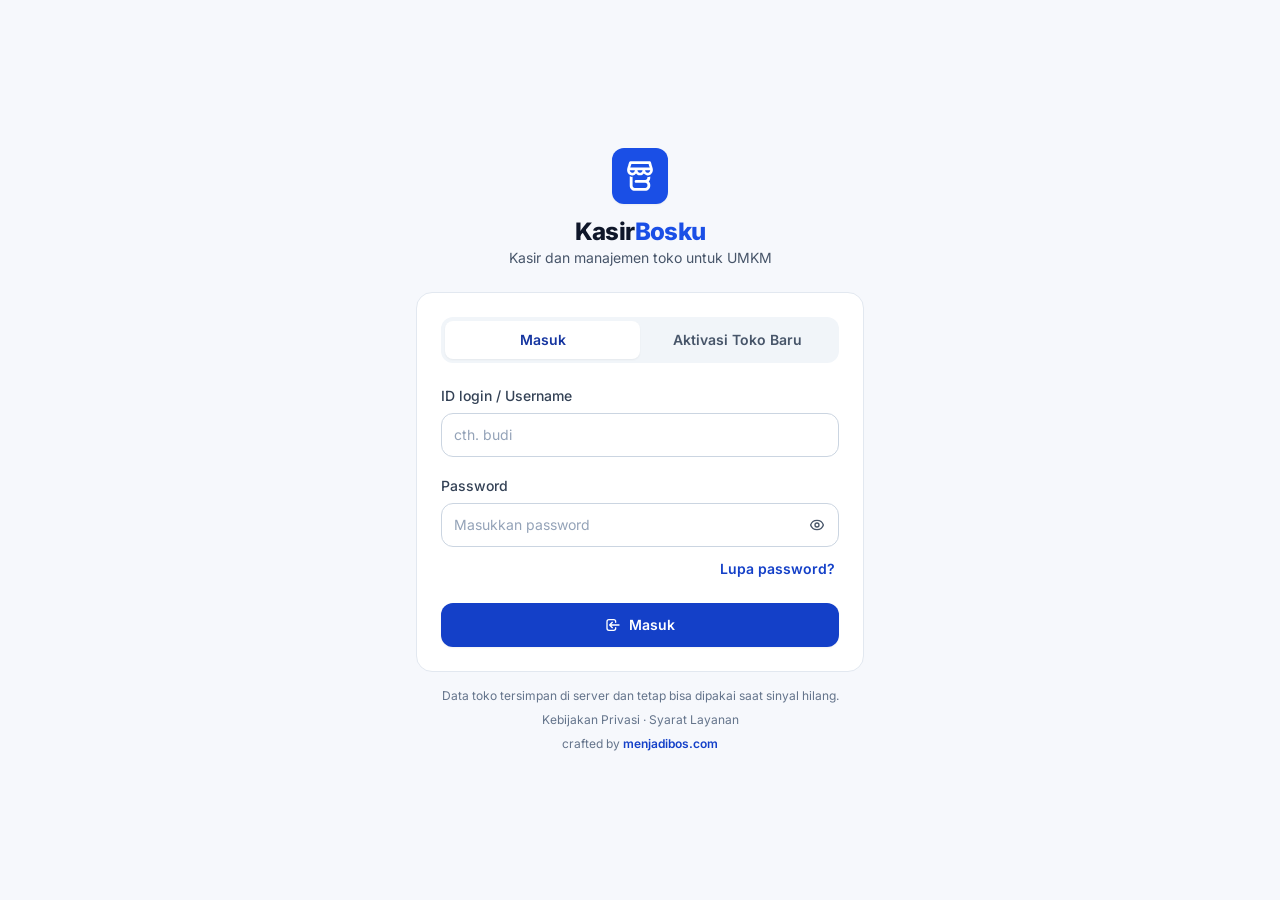
<file: index.html>
<!DOCTYPE html>
<html lang="id">
<head>
  <meta http-equiv="Content-Security-Policy" content="default-src 'self'; script-src 'self'; style-src 'self' 'unsafe-inline'; img-src 'self' data: blob: https://api.kasirbosku.my.id; connect-src 'self' https://api.kasirbosku.my.id data: blob:; font-src 'self'; manifest-src 'self'; worker-src 'self'; object-src 'none'; base-uri 'none'; form-action 'self'">
  <meta charset="UTF-8">
  <meta name="viewport" content="width=device-width, initial-scale=1.0, viewport-fit=cover, interactive-widget=resizes-content">
  <!-- Same colour as the top of the screen, so the phone's status bar blends in. Updated per screen by setThemeColor(). -->
  <meta name="theme-color" content="#f6f8fc">
  <title>KasirBosku — Kasir & Manajemen UMKM</title>
  <!-- Added to the home screen it opens like an app: no browser toolbar, works offline (sw.js) -->
  <link rel="manifest" href="manifest.webmanifest">
  <meta name="mobile-web-app-capable" content="yes">
  <meta name="apple-mobile-web-app-capable" content="yes">
  <meta name="apple-mobile-web-app-status-bar-style" content="default">
  <meta name="apple-mobile-web-app-title" content="KasirBosku">
  <link rel="apple-touch-icon" href="icons/apple-touch-icon.png">
  <link rel="icon" href="data:image/svg+xml,%3Csvg xmlns='http://www.w3.org/2000/svg' viewBox='0 0 1024 1024'%3E%3Crect width='1024' height='1024' rx='225' fill='%231a4fe6'/%3E%3Cpath fill='%23fff' d='M311.992 702.137 L311.992 519.066 C322.846 525.543 341.56 532.758 367.348 528.41 L367.348 702.137 C367.348 725.968 386.668 745.287 410.499 745.287 L613.648 745.287 C637.479 745.287 656.798 725.968 656.798 702.137 L656.798 688.33 C656.798 664.499 637.479 645.18 613.648 645.18 L435.629 645.18 C420.342 645.18 407.95 632.788 407.95 617.501 C407.95 602.215 420.342 589.823 435.629 589.823 L613.648 589.823 C637.479 589.823 656.798 570.504 656.798 546.672 L656.798 532.866 C656.798 531.603 656.745 530.355 656.64 529.125 C671.205 530.901 689.497 529.116 711.231 519.343 C711.841 523.771 712.155 528.286 712.155 532.866 L712.155 546.672 C712.155 574.477 700.636 599.59 682.109 617.501 C700.636 635.413 712.155 660.526 712.155 688.33 L712.155 702.137 C712.155 756.541 668.052 800.644 613.648 800.644 L410.499 800.644 C356.095 800.644 311.992 756.541 311.992 702.137 Z M312.812 228.661 C330.083 220.178 370.815 224.413 391.187 224.413 L568.72 224.413 L678.977 224.413 C692.256 224.413 711.413 222.379 719.623 235.76 C729.906 252.521 735.869 286.479 742.162 306.274 C748.901 327.471 758.736 351.91 762.005 373.739 C764.586 390.973 762.149 412.316 757.063 428.772 C752.59 443.246 745.338 454.423 736.006 464.969 C735.239 465.368 734.446 466.229 733.628 467.597 L733.628 467.597 C730.807 470.647 727.815 473.662 724.667 476.708 C721.532 479.743 717.495 483.052 713.545 485.734 C698.18 496.164 677.814 501.21 660.483 500.226 C633.287 498.681 611.86 490.591 586.603 465.297 C578.667 473.245 570.983 481.366 561.275 487.209 C529.587 506.278 483.878 503.027 454.154 481.989 C447.908 477.568 442.487 470.672 437.12 465.297 C412.199 490.256 394.464 504.13 362.428 503.023 C344.064 502.388 327.325 496.434 312 487.879 C298.974 480.608 288.134 468.408 279.736 456.863 C276.468 452.37 273.647 447.431 271.258 442.182 C260.401 418.325 258.45 388.039 263.876 363.897 C268.686 342.494 277.672 321.744 283.356 300.536 C287.816 283.897 297.981 235.945 312.812 228.661 Z M344.592 275.648 L321.849 348.664 L702.297 348.664 C692.871 324.98 687.434 299.868 679.498 275.648 Z M312.526 400.851 C314.231 408.444 315.739 418.142 320.05 424.847 C340.095 456.03 385.407 455.249 405.109 424.136 C409.233 417.623 410.591 408.187 412.329 400.851 Z M462.009 400.851 C463.714 408.444 465.222 418.142 469.532 424.847 C489.578 456.03 534.89 455.249 554.592 424.136 C558.716 417.623 560.074 408.187 561.812 400.851 Z M611.492 400.851 C613.197 408.444 614.705 418.142 619.015 424.847 C639.061 456.03 684.372 455.249 704.075 424.136 C708.199 417.623 709.557 408.187 711.295 400.851 Z'/%3E%3C/svg%3E">
  <link rel="preload" href="vendor/inter-variable-5.0.20.woff2" as="font" type="font/woff2" crossorigin>
  <link rel="stylesheet" href="app.301ca71f50.css">
  <script src="vendor/react-18.3.1.js" defer></script>
  <script src="vendor/react-dom-18.3.1.js" defer></script>
  <script src="vendor/prop-types-15.8.1.js" defer></script>
  <script src="vendor/recharts-2.12.7.js" defer></script>
  <script src="app.a234a934d9.js" defer></script>
</head>
<body class="antialiased selection:bg-brand-700 selection:text-white">
  <div id="root"></div>
</body>
</html>
</file>
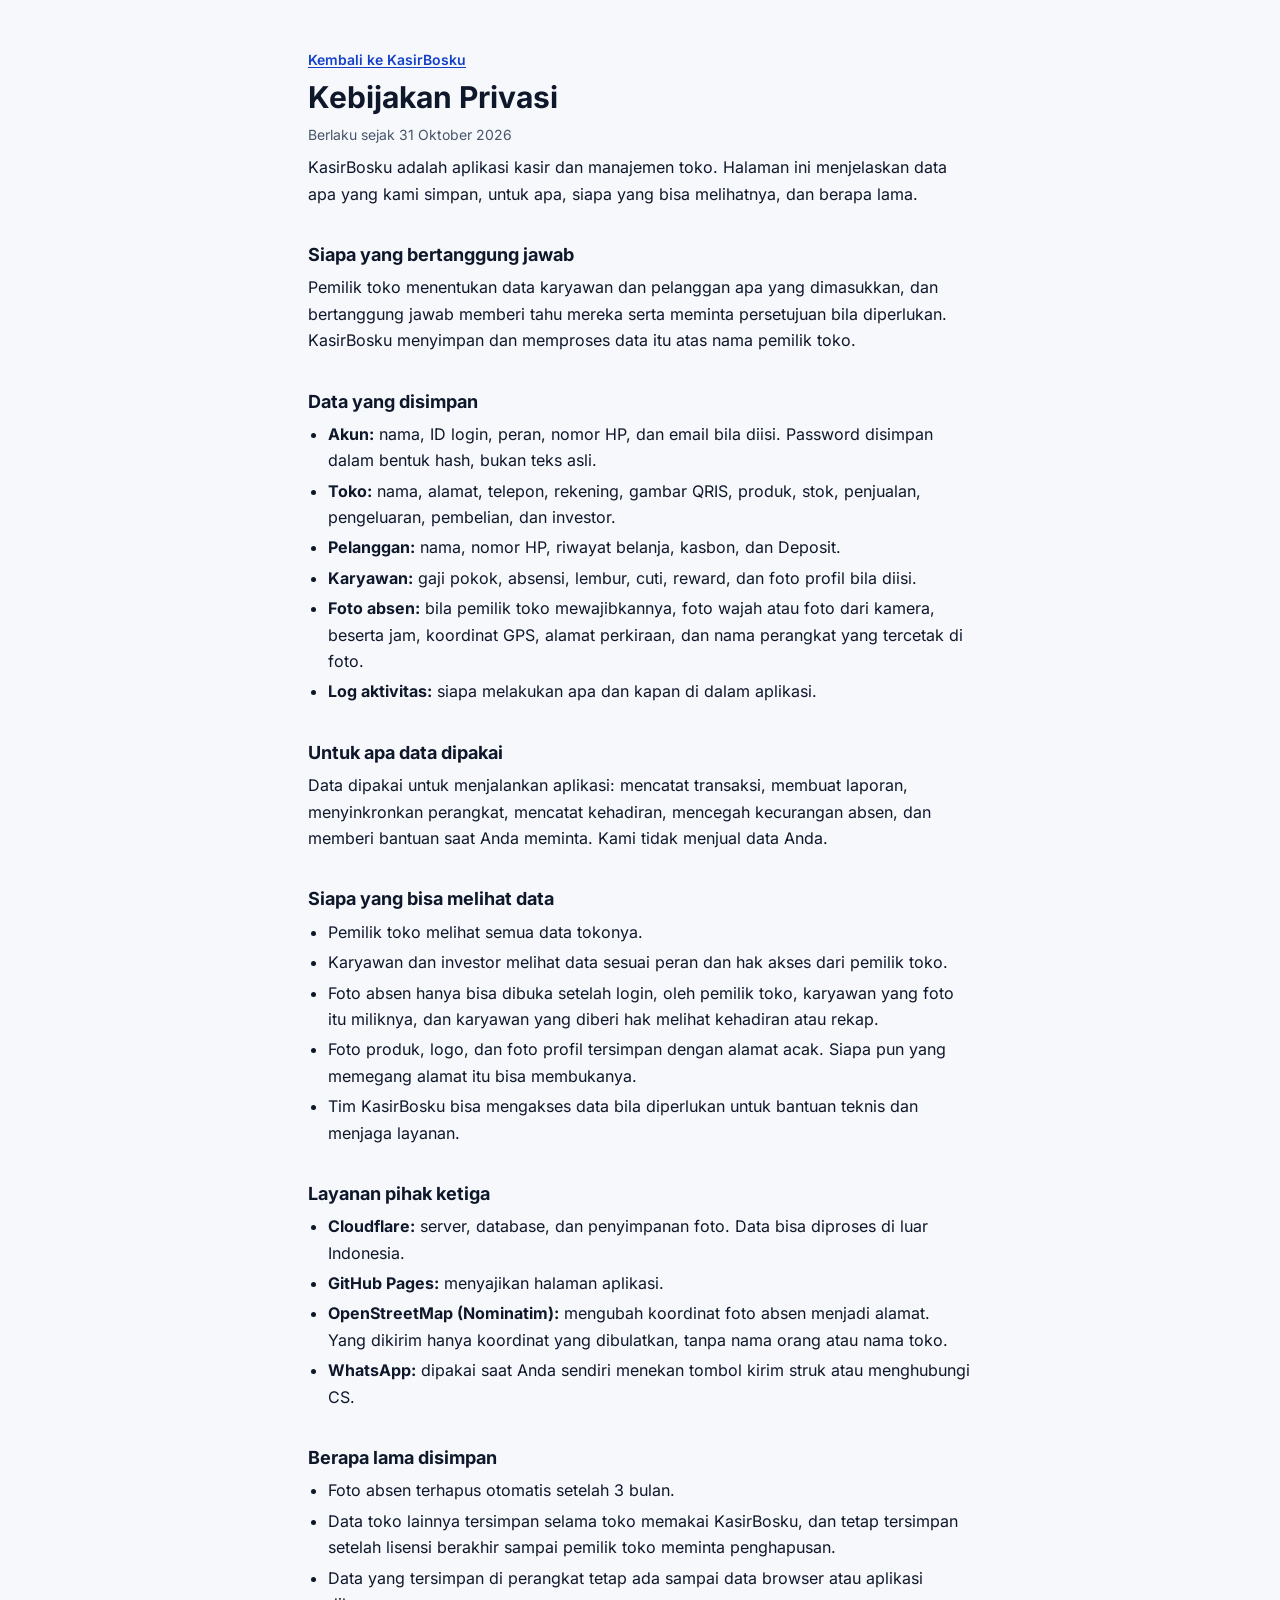
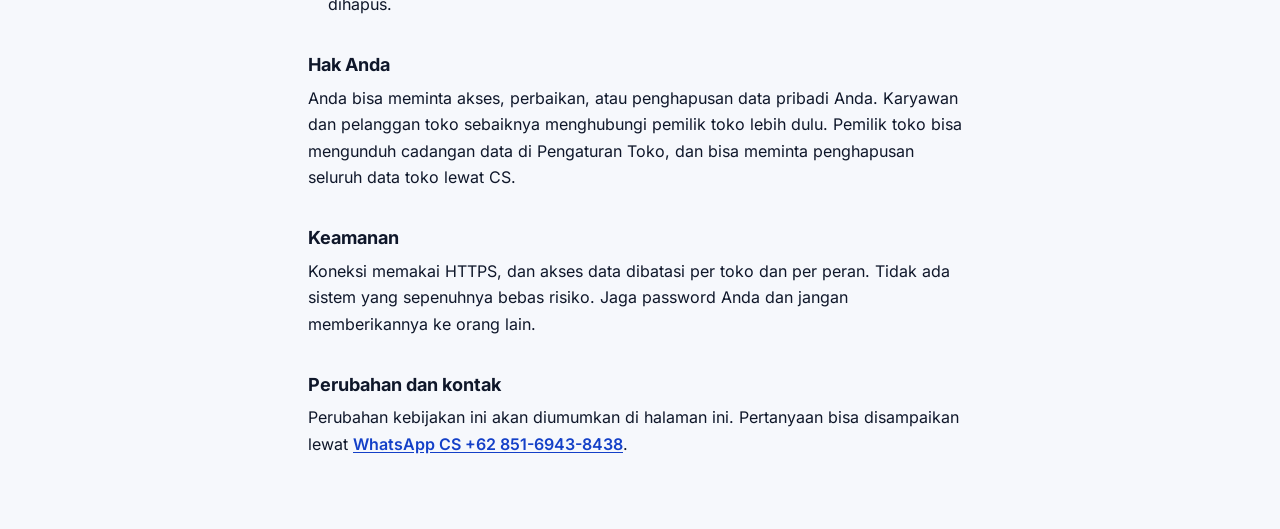
<file: privasi.html>
<!DOCTYPE html>
<html lang="id">
<head>
  <meta charset="UTF-8">
  <meta name="viewport" content="width=device-width, initial-scale=1.0">
  <title>Kebijakan Privasi — KasirBosku</title>
  <link rel="stylesheet" href="legal.css">
</head>
<body>
  <main>
    <p class="back"><a href="./">Kembali ke KasirBosku</a></p>
    <h1>Kebijakan Privasi</h1>
    <p class="date">Berlaku sejak 31 Oktober 2026</p>

    <p>KasirBosku adalah aplikasi kasir dan manajemen toko. Halaman ini menjelaskan data apa yang kami simpan, untuk apa, siapa yang bisa melihatnya, dan berapa lama.</p>

    <h2>Siapa yang bertanggung jawab</h2>
    <p>Pemilik toko menentukan data karyawan dan pelanggan apa yang dimasukkan, dan bertanggung jawab memberi tahu mereka serta meminta persetujuan bila diperlukan. KasirBosku menyimpan dan memproses data itu atas nama pemilik toko.</p>

    <h2>Data yang disimpan</h2>
    <ul>
      <li><strong>Akun:</strong> nama, ID login, peran, nomor HP, dan email bila diisi. Password disimpan dalam bentuk hash, bukan teks asli.</li>
      <li><strong>Toko:</strong> nama, alamat, telepon, rekening, gambar QRIS, produk, stok, penjualan, pengeluaran, pembelian, dan investor.</li>
      <li><strong>Pelanggan:</strong> nama, nomor HP, riwayat belanja, kasbon, dan Deposit.</li>
      <li><strong>Karyawan:</strong> gaji pokok, absensi, lembur, cuti, reward, dan foto profil bila diisi.</li>
      <li><strong>Foto absen:</strong> bila pemilik toko mewajibkannya, foto wajah atau foto dari kamera, beserta jam, koordinat GPS, alamat perkiraan, dan nama perangkat yang tercetak di foto.</li>
      <li><strong>Log aktivitas:</strong> siapa melakukan apa dan kapan di dalam aplikasi.</li>
    </ul>

    <h2>Untuk apa data dipakai</h2>
    <p>Data dipakai untuk menjalankan aplikasi: mencatat transaksi, membuat laporan, menyinkronkan perangkat, mencatat kehadiran, mencegah kecurangan absen, dan memberi bantuan saat Anda meminta. Kami tidak menjual data Anda.</p>

    <h2>Siapa yang bisa melihat data</h2>
    <ul>
      <li>Pemilik toko melihat semua data tokonya.</li>
      <li>Karyawan dan investor melihat data sesuai peran dan hak akses dari pemilik toko.</li>
      <li>Foto absen hanya bisa dibuka setelah login, oleh pemilik toko, karyawan yang foto itu miliknya, dan karyawan yang diberi hak melihat kehadiran atau rekap.</li>
      <li>Foto produk, logo, dan foto profil tersimpan dengan alamat acak. Siapa pun yang memegang alamat itu bisa membukanya.</li>
      <li>Tim KasirBosku bisa mengakses data bila diperlukan untuk bantuan teknis dan menjaga layanan.</li>
    </ul>

    <h2>Layanan pihak ketiga</h2>
    <ul>
      <li><strong>Cloudflare:</strong> server, database, dan penyimpanan foto. Data bisa diproses di luar Indonesia.</li>
      <li><strong>GitHub Pages:</strong> menyajikan halaman aplikasi.</li>
      <li><strong>OpenStreetMap (Nominatim):</strong> mengubah koordinat foto absen menjadi alamat. Yang dikirim hanya koordinat yang dibulatkan, tanpa nama orang atau nama toko.</li>
      <li><strong>WhatsApp:</strong> dipakai saat Anda sendiri menekan tombol kirim struk atau menghubungi CS.</li>
    </ul>

    <h2>Berapa lama disimpan</h2>
    <ul>
      <li>Foto absen terhapus otomatis setelah 3 bulan.</li>
      <li>Data toko lainnya tersimpan selama toko memakai KasirBosku, dan tetap tersimpan setelah lisensi berakhir sampai pemilik toko meminta penghapusan.</li>
      <li>Data yang tersimpan di perangkat tetap ada sampai data browser atau aplikasi dihapus.</li>
    </ul>

    <h2>Hak Anda</h2>
    <p>Anda bisa meminta akses, perbaikan, atau penghapusan data pribadi Anda. Karyawan dan pelanggan toko sebaiknya menghubungi pemilik toko lebih dulu. Pemilik toko bisa mengunduh cadangan data di Pengaturan Toko, dan bisa meminta penghapusan seluruh data toko lewat CS.</p>

    <h2>Keamanan</h2>
    <p>Koneksi memakai HTTPS, dan akses data dibatasi per toko dan per peran. Tidak ada sistem yang sepenuhnya bebas risiko. Jaga password Anda dan jangan memberikannya ke orang lain.</p>

    <h2>Perubahan dan kontak</h2>
    <p>Perubahan kebijakan ini akan diumumkan di halaman ini. Pertanyaan bisa disampaikan lewat <a href="https://wa.me/6285169438438">WhatsApp CS +62 851-6943-8438</a>.</p>
  </main>
</body>
</html>
</file>
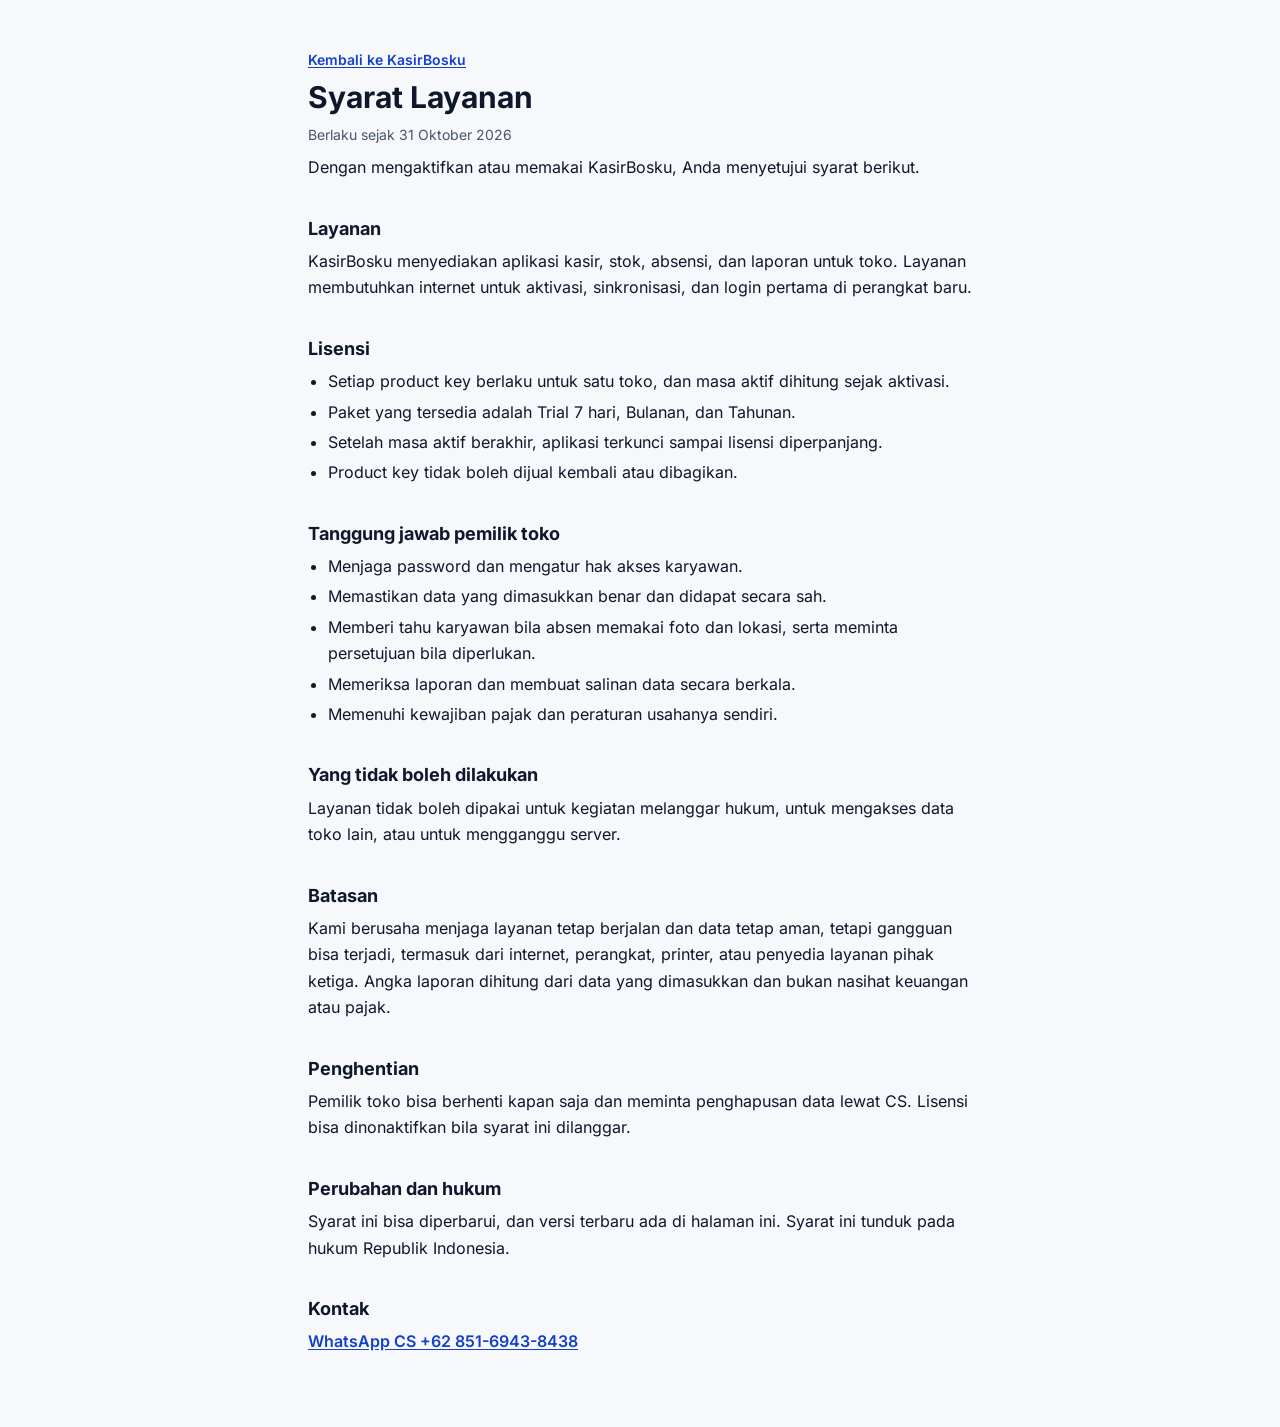
<file: syarat.html>
<!DOCTYPE html>
<html lang="id">
<head>
  <meta charset="UTF-8">
  <meta name="viewport" content="width=device-width, initial-scale=1.0">
  <title>Syarat Layanan — KasirBosku</title>
  <link rel="stylesheet" href="legal.css">
</head>
<body>
  <main>
    <p class="back"><a href="./">Kembali ke KasirBosku</a></p>
    <h1>Syarat Layanan</h1>
    <p class="date">Berlaku sejak 31 Oktober 2026</p>

    <p>Dengan mengaktifkan atau memakai KasirBosku, Anda menyetujui syarat berikut.</p>

    <h2>Layanan</h2>
    <p>KasirBosku menyediakan aplikasi kasir, stok, absensi, dan laporan untuk toko. Layanan membutuhkan internet untuk aktivasi, sinkronisasi, dan login pertama di perangkat baru.</p>

    <h2>Lisensi</h2>
    <ul>
      <li>Setiap product key berlaku untuk satu toko, dan masa aktif dihitung sejak aktivasi.</li>
      <li>Paket yang tersedia adalah Trial 7 hari, Bulanan, dan Tahunan.</li>
      <li>Setelah masa aktif berakhir, aplikasi terkunci sampai lisensi diperpanjang.</li>
      <li>Product key tidak boleh dijual kembali atau dibagikan.</li>
    </ul>

    <h2>Tanggung jawab pemilik toko</h2>
    <ul>
      <li>Menjaga password dan mengatur hak akses karyawan.</li>
      <li>Memastikan data yang dimasukkan benar dan didapat secara sah.</li>
      <li>Memberi tahu karyawan bila absen memakai foto dan lokasi, serta meminta persetujuan bila diperlukan.</li>
      <li>Memeriksa laporan dan membuat salinan data secara berkala.</li>
      <li>Memenuhi kewajiban pajak dan peraturan usahanya sendiri.</li>
    </ul>

    <h2>Yang tidak boleh dilakukan</h2>
    <p>Layanan tidak boleh dipakai untuk kegiatan melanggar hukum, untuk mengakses data toko lain, atau untuk mengganggu server.</p>

    <h2>Batasan</h2>
    <p>Kami berusaha menjaga layanan tetap berjalan dan data tetap aman, tetapi gangguan bisa terjadi, termasuk dari internet, perangkat, printer, atau penyedia layanan pihak ketiga. Angka laporan dihitung dari data yang dimasukkan dan bukan nasihat keuangan atau pajak.</p>

    <h2>Penghentian</h2>
    <p>Pemilik toko bisa berhenti kapan saja dan meminta penghapusan data lewat CS. Lisensi bisa dinonaktifkan bila syarat ini dilanggar.</p>

    <h2>Perubahan dan hukum</h2>
    <p>Syarat ini bisa diperbarui, dan versi terbaru ada di halaman ini. Syarat ini tunduk pada hukum Republik Indonesia.</p>

    <h2>Kontak</h2>
    <p><a href="https://wa.me/6285169438438">WhatsApp CS +62 851-6943-8438</a></p>
  </main>
</body>
</html>
</file>
<file: app.301ca71f50.css>
@font-face{font-family:Inter;font-style:normal;font-display:swap;font-weight:100 900;src:url(vendor/inter-variable-5.0.20.woff2) format("woff2-variations")}html,body,#root{height:100%}body{font-family:Inter,system-ui,sans-serif;background:#f6f8fc;color:#0f172a}.tabular{font-variant-numeric:tabular-nums}::-webkit-scrollbar{width:8px;height:8px}::-webkit-scrollbar-track{background:transparent}::-webkit-scrollbar-thumb{background:#cbd5e1;border-radius:9999px}::-webkit-scrollbar-thumb:hover{background:#94a3b8}.scrollbar-none::-webkit-scrollbar{display:none}select{-webkit-appearance:none;appearance:none;background-image:url("data:image/svg+xml,%3Csvg xmlns='http://www.w3.org/2000/svg' viewBox='0 0 20 20' fill='none' stroke='%2364748b' stroke-width='1.6' stroke-linecap='round' stroke-linejoin='round'%3E%3Cpath d='M6 8l4 4 4-4'/%3E%3C/svg%3E");background-repeat:no-repeat;background-position:right .75rem center;background-size:1.125rem;padding-right:2.25rem!important}input[type=time],input[type=date]{-webkit-appearance:none;appearance:none;display:flex;align-items:center;min-height:44px}input[type=time]::-webkit-date-and-time-value,input[type=date]::-webkit-date-and-time-value{text-align:left}html.license-locked #root{filter:grayscale(1)}.scrollbar-none{scrollbar-width:none}@keyframes spinOnce{to{transform:rotate(360deg)}}.animate-spin-once{animation:spinOnce .6s cubic-bezier(.4,0,.2,1) infinite}@keyframes slideInRight{0%{transform:translate(100%)}to{transform:translate(0)}}@keyframes fadeIn{0%{opacity:0}to{opacity:1}}@keyframes popIn{0%{opacity:0;transform:translateY(8px) scale(.98)}to{opacity:1;transform:none}}.animate-slide-in-right{animation:slideInRight .28s cubic-bezier(.16,1,.3,1) both}.animate-fade-in{animation:fadeIn .18s ease-out both}.animate-pop-in{animation:popIn .22s cubic-bezier(.16,1,.3,1) both}@media (prefers-reduced-motion: reduce){*,*:before,*:after{animation-duration:.01ms!important;transition-duration:.01ms!important}}@media print{body *{visibility:hidden!important}.print-area,.print-area *{visibility:visible!important}.print-area{position:absolute;inset:0 auto auto 0;width:100%;box-shadow:none!important}.print-area.receipt{width:58mm;font-size:10px}.no-print{display:none!important}}*,:before,:after{box-sizing:border-box;border-width:0;border-style:solid;border-color:#e5e7eb}:before,:after{--tw-content: ""}html,:host{line-height:1.5;-webkit-text-size-adjust:100%;-moz-tab-size:4;tab-size:4;font-family:Inter,system-ui,sans-serif;font-feature-settings:normal;font-variation-settings:normal;-webkit-tap-highlight-color:transparent}body{margin:0;line-height:inherit}hr{height:0;color:inherit;border-top-width:1px}abbr:where([title]){text-decoration:underline dotted}h1,h2,h3,h4,h5,h6{font-size:inherit;font-weight:inherit}a{color:inherit;text-decoration:inherit}b,strong{font-weight:bolder}code,kbd,samp,pre{font-family:ui-monospace,SFMono-Regular,Menlo,Monaco,Consolas,Liberation Mono,Courier New,monospace;font-feature-settings:normal;font-variation-settings:normal;font-size:1em}small{font-size:80%}sub,sup{font-size:75%;line-height:0;position:relative;vertical-align:baseline}sub{bottom:-.25em}sup{top:-.5em}table{text-indent:0;border-color:inherit;border-collapse:collapse}button,input,optgroup,select,textarea{font-family:inherit;font-feature-settings:inherit;font-variation-settings:inherit;font-size:100%;font-weight:inherit;line-height:inherit;letter-spacing:inherit;color:inherit;margin:0;padding:0}button,select{text-transform:none}button,input:where([type=button]),input:where([type=reset]),input:where([type=submit]){-webkit-appearance:button;background-color:transparent;background-image:none}:-moz-focusring{outline:auto}:-moz-ui-invalid{box-shadow:none}progress{vertical-align:baseline}::-webkit-inner-spin-button,::-webkit-outer-spin-button{height:auto}[type=search]{-webkit-appearance:textfield;outline-offset:-2px}::-webkit-search-decoration{-webkit-appearance:none}::-webkit-file-upload-button{-webkit-appearance:button;font:inherit}summary{display:list-item}blockquote,dl,dd,h1,h2,h3,h4,h5,h6,hr,figure,p,pre{margin:0}fieldset{margin:0;padding:0}legend{padding:0}ol,ul,menu{list-style:none;margin:0;padding:0}dialog{padding:0}textarea{resize:vertical}input::placeholder,textarea::placeholder{opacity:1;color:#9ca3af}button,[role=button]{cursor:pointer}:disabled{cursor:default}img,svg,video,canvas,audio,iframe,embed,object{display:block;vertical-align:middle}img,video{max-width:100%;height:auto}[hidden]{display:none}*,:before,:after{--tw-border-spacing-x: 0;--tw-border-spacing-y: 0;--tw-translate-x: 0;--tw-translate-y: 0;--tw-rotate: 0;--tw-skew-x: 0;--tw-skew-y: 0;--tw-scale-x: 1;--tw-scale-y: 1;--tw-pan-x: ;--tw-pan-y: ;--tw-pinch-zoom: ;--tw-scroll-snap-strictness: proximity;--tw-gradient-from-position: ;--tw-gradient-via-position: ;--tw-gradient-to-position: ;--tw-ordinal: ;--tw-slashed-zero: ;--tw-numeric-figure: ;--tw-numeric-spacing: ;--tw-numeric-fraction: ;--tw-ring-inset: ;--tw-ring-offset-width: 0px;--tw-ring-offset-color: #fff;--tw-ring-color: rgb(59 130 246 / .5);--tw-ring-offset-shadow: 0 0 #0000;--tw-ring-shadow: 0 0 #0000;--tw-shadow: 0 0 #0000;--tw-shadow-colored: 0 0 #0000;--tw-blur: ;--tw-brightness: ;--tw-contrast: ;--tw-grayscale: ;--tw-hue-rotate: ;--tw-invert: ;--tw-saturate: ;--tw-sepia: ;--tw-drop-shadow: ;--tw-backdrop-blur: ;--tw-backdrop-brightness: ;--tw-backdrop-contrast: ;--tw-backdrop-grayscale: ;--tw-backdrop-hue-rotate: ;--tw-backdrop-invert: ;--tw-backdrop-opacity: ;--tw-backdrop-saturate: ;--tw-backdrop-sepia: ;--tw-contain-size: ;--tw-contain-layout: ;--tw-contain-paint: ;--tw-contain-style: }::backdrop{--tw-border-spacing-x: 0;--tw-border-spacing-y: 0;--tw-translate-x: 0;--tw-translate-y: 0;--tw-rotate: 0;--tw-skew-x: 0;--tw-skew-y: 0;--tw-scale-x: 1;--tw-scale-y: 1;--tw-pan-x: ;--tw-pan-y: ;--tw-pinch-zoom: ;--tw-scroll-snap-strictness: proximity;--tw-gradient-from-position: ;--tw-gradient-via-position: ;--tw-gradient-to-position: ;--tw-ordinal: ;--tw-slashed-zero: ;--tw-numeric-figure: ;--tw-numeric-spacing: ;--tw-numeric-fraction: ;--tw-ring-inset: ;--tw-ring-offset-width: 0px;--tw-ring-offset-color: #fff;--tw-ring-color: rgb(59 130 246 / .5);--tw-ring-offset-shadow: 0 0 #0000;--tw-ring-shadow: 0 0 #0000;--tw-shadow: 0 0 #0000;--tw-shadow-colored: 0 0 #0000;--tw-blur: ;--tw-brightness: ;--tw-contrast: ;--tw-grayscale: ;--tw-hue-rotate: ;--tw-invert: ;--tw-saturate: ;--tw-sepia: ;--tw-drop-shadow: ;--tw-backdrop-blur: ;--tw-backdrop-brightness: ;--tw-backdrop-contrast: ;--tw-backdrop-grayscale: ;--tw-backdrop-hue-rotate: ;--tw-backdrop-invert: ;--tw-backdrop-opacity: ;--tw-backdrop-saturate: ;--tw-backdrop-sepia: ;--tw-contain-size: ;--tw-contain-layout: ;--tw-contain-paint: ;--tw-contain-style: }.sr-only{position:absolute;width:1px;height:1px;padding:0;margin:-1px;overflow:hidden;clip:rect(0,0,0,0);white-space:nowrap;border-width:0}.pointer-events-none{pointer-events:none}.pointer-events-auto{pointer-events:auto}.visible{visibility:visible}.invisible{visibility:hidden}.static{position:static}.fixed{position:fixed}.absolute{position:absolute}.relative{position:relative}.sticky{position:sticky}.inset-0{inset:0}.inset-x-0{left:0;right:0}.inset-x-3{left:.75rem;right:.75rem}.inset-x-4{left:1rem;right:1rem}.inset-x-\[8\%\]{left:8%;right:8%}.inset-y-0{top:0;bottom:0}.bottom-2{bottom:.5rem}.bottom-3{bottom:.75rem}.bottom-4{bottom:1rem}.bottom-\[calc\(56px\+env\(safe-area-inset-bottom\)\)\]{bottom:calc(56px + env(safe-area-inset-bottom))}.left-0{left:0}.left-2{left:.5rem}.left-3{left:.75rem}.right-0{right:0}.right-0\.5{right:.125rem}.right-2\.5{right:.625rem}.right-3{right:.75rem}.top-0{top:0}.top-0\.5{top:.125rem}.top-1\/2{top:50%}.top-2{top:.5rem}.top-2\.5{top:.625rem}.top-4{top:1rem}.top-\[30\%\]{top:30%}.z-10{z-index:10}.z-20{z-index:20}.z-30{z-index:30}.z-40{z-index:40}.z-50{z-index:50}.z-\[70\]{z-index:70}.z-\[80\]{z-index:80}.col-span-2{grid-column:span 2 / span 2}.\!m-0{margin:0!important}.-m-1{margin:-.25rem}.-mx-1{margin-left:-.25rem;margin-right:-.25rem}.-my-1{margin-top:-.25rem;margin-bottom:-.25rem}.mx-auto{margin-left:auto;margin-right:auto}.my-2{margin-top:.5rem;margin-bottom:.5rem}.-mr-1{margin-right:-.25rem}.-mr-2{margin-right:-.5rem}.-mt-1{margin-top:-.25rem}.-mt-2{margin-top:-.5rem}.mb-1{margin-bottom:.25rem}.mb-1\.5{margin-bottom:.375rem}.mb-2{margin-bottom:.5rem}.mb-3{margin-bottom:.75rem}.mb-4{margin-bottom:1rem}.mb-6{margin-bottom:1.5rem}.ml-1{margin-left:.25rem}.ml-2{margin-left:.5rem}.ml-auto{margin-left:auto}.mr-1{margin-right:.25rem}.mr-2{margin-right:.5rem}.mt-0\.5{margin-top:.125rem}.mt-1{margin-top:.25rem}.mt-1\.5{margin-top:.375rem}.mt-2{margin-top:.5rem}.mt-3{margin-top:.75rem}.mt-4{margin-top:1rem}.mt-5{margin-top:1.25rem}.mt-6{margin-top:1.5rem}.mt-auto{margin-top:auto}.line-clamp-2{overflow:hidden;display:-webkit-box;-webkit-box-orient:vertical;-webkit-line-clamp:2}.block{display:block}.inline-block{display:inline-block}.flex{display:flex}.inline-flex{display:inline-flex}.table{display:table}.grid{display:grid}.hidden{display:none}.aspect-\[3\/4\]{aspect-ratio:3/4}.aspect-\[4\/3\]{aspect-ratio:4/3}.aspect-square{aspect-ratio:1 / 1}.h-0\.5{height:.125rem}.h-1{height:.25rem}.h-1\.5{height:.375rem}.h-10{height:2.5rem}.h-11{height:2.75rem}.h-12{height:3rem}.h-14{height:3.5rem}.h-16{height:4rem}.h-2{height:.5rem}.h-2\.5{height:.625rem}.h-3{height:.75rem}.h-3\.5{height:.875rem}.h-4{height:1rem}.h-48{height:12rem}.h-5{height:1.25rem}.h-6{height:1.5rem}.h-60{height:15rem}.h-64{height:16rem}.h-7{height:1.75rem}.h-8{height:2rem}.h-9{height:2.25rem}.h-\[18px\]{height:18px}.h-\[40\%\]{height:40%}.h-auto{height:auto}.h-full{height:100%}.max-h-40{max-height:10rem}.max-h-64{max-height:16rem}.max-h-72{max-height:18rem}.max-h-80{max-height:20rem}.max-h-96{max-height:24rem}.max-h-\[92dvh\]{max-height:92dvh}.max-h-\[92vh\]{max-height:92vh}.\!min-h-\[40px\]{min-height:40px!important}.min-h-0{min-height:0px}.min-h-10{min-height:2.5rem}.min-h-\[1\.25rem\]{min-height:1.25rem}.min-h-\[120px\]{min-height:120px}.min-h-\[32px\]{min-height:32px}.min-h-\[36px\]{min-height:36px}.min-h-\[38px\]{min-height:38px}.min-h-\[40px\]{min-height:40px}.min-h-\[44px\]{min-height:44px}.min-h-\[48px\]{min-height:48px}.min-h-\[56px\]{min-height:56px}.min-h-\[64px\]{min-height:64px}.min-h-\[72px\]{min-height:72px}.min-h-full{min-height:100%}.w-10{width:2.5rem}.w-11{width:2.75rem}.w-12{width:3rem}.w-14{width:3.5rem}.w-16{width:4rem}.w-2{width:.5rem}.w-2\.5{width:.625rem}.w-3{width:.75rem}.w-3\.5{width:.875rem}.w-36{width:9rem}.w-4{width:1rem}.w-48{width:12rem}.w-5{width:1.25rem}.w-52{width:13rem}.w-6{width:1.5rem}.w-7{width:1.75rem}.w-72{width:18rem}.w-8{width:2rem}.w-9{width:2.25rem}.w-\[18px\]{width:18px}.w-\[min\(22rem\,calc\(100vw-1\.5rem\)\)\]{width:min(22rem,calc(100vw - 1.5rem))}.w-auto{width:auto}.w-full{width:100%}.min-w-0{min-width:0px}.min-w-\[1\.25rem\]{min-width:1.25rem}.min-w-\[10rem\]{min-width:10rem}.min-w-\[1180px\]{min-width:1180px}.min-w-\[40px\]{min-width:40px}.min-w-\[420px\]{min-width:420px}.min-w-\[480px\]{min-width:480px}.min-w-\[520px\]{min-width:520px}.min-w-\[540px\]{min-width:540px}.min-w-\[720px\]{min-width:720px}.min-w-\[780px\]{min-width:780px}.min-w-\[820px\]{min-width:820px}.max-w-5xl{max-width:64rem}.max-w-\[10rem\]{max-width:10rem}.max-w-\[14rem\]{max-width:14rem}.max-w-\[1600px\]{max-width:1600px}.max-w-\[200px\]{max-width:200px}.max-w-\[230px\]{max-width:230px}.max-w-\[300px\]{max-width:300px}.max-w-\[70\%\]{max-width:70%}.max-w-full{max-width:100%}.max-w-md{max-width:28rem}.max-w-sm{max-width:24rem}.max-w-xs{max-width:20rem}.flex-1{flex:1 1 0%}.flex-\[2\]{flex:2}.flex-shrink-0{flex-shrink:0}.-translate-x-full{--tw-translate-x: -100%;transform:translate(var(--tw-translate-x),var(--tw-translate-y)) rotate(var(--tw-rotate)) skew(var(--tw-skew-x)) skewY(var(--tw-skew-y)) scaleX(var(--tw-scale-x)) scaleY(var(--tw-scale-y))}.-translate-y-1\/2{--tw-translate-y: -50%;transform:translate(var(--tw-translate-x),var(--tw-translate-y)) rotate(var(--tw-rotate)) skew(var(--tw-skew-x)) skewY(var(--tw-skew-y)) scaleX(var(--tw-scale-x)) scaleY(var(--tw-scale-y))}.translate-x-0{--tw-translate-x: 0px;transform:translate(var(--tw-translate-x),var(--tw-translate-y)) rotate(var(--tw-rotate)) skew(var(--tw-skew-x)) skewY(var(--tw-skew-y)) scaleX(var(--tw-scale-x)) scaleY(var(--tw-scale-y))}.translate-x-1{--tw-translate-x: .25rem;transform:translate(var(--tw-translate-x),var(--tw-translate-y)) rotate(var(--tw-rotate)) skew(var(--tw-skew-x)) skewY(var(--tw-skew-y)) scaleX(var(--tw-scale-x)) scaleY(var(--tw-scale-y))}.translate-x-6{--tw-translate-x: 1.5rem;transform:translate(var(--tw-translate-x),var(--tw-translate-y)) rotate(var(--tw-rotate)) skew(var(--tw-skew-x)) skewY(var(--tw-skew-y)) scaleX(var(--tw-scale-x)) scaleY(var(--tw-scale-y))}.-scale-x-100{--tw-scale-x: -1;transform:translate(var(--tw-translate-x),var(--tw-translate-y)) rotate(var(--tw-rotate)) skew(var(--tw-skew-x)) skewY(var(--tw-skew-y)) scaleX(var(--tw-scale-x)) scaleY(var(--tw-scale-y))}.transform{transform:translate(var(--tw-translate-x),var(--tw-translate-y)) rotate(var(--tw-rotate)) skew(var(--tw-skew-x)) skewY(var(--tw-skew-y)) scaleX(var(--tw-scale-x)) scaleY(var(--tw-scale-y))}@keyframes pulse{50%{opacity:.5}}.animate-pulse{animation:pulse 2s cubic-bezier(.4,0,.6,1) infinite}.cursor-not-allowed{cursor:not-allowed}.cursor-pointer{cursor:pointer}.touch-pan-y{--tw-pan-y: pan-y;touch-action:var(--tw-pan-x) var(--tw-pan-y) var(--tw-pinch-zoom)}.resize{resize:both}.list-none{list-style-type:none}.grid-cols-1{grid-template-columns:repeat(1,minmax(0,1fr))}.grid-cols-2{grid-template-columns:repeat(2,minmax(0,1fr))}.grid-cols-3{grid-template-columns:repeat(3,minmax(0,1fr))}.grid-cols-\[minmax\(0\,1fr\)_repeat\(3\,7rem\)\]{grid-template-columns:minmax(0,1fr) repeat(3,7rem)}.flex-col{flex-direction:column}.flex-wrap{flex-wrap:wrap}.items-start{align-items:flex-start}.items-end{align-items:flex-end}.items-center{align-items:center}.items-baseline{align-items:baseline}.items-stretch{align-items:stretch}.justify-end{justify-content:flex-end}.justify-center{justify-content:center}.justify-between{justify-content:space-between}.justify-around{justify-content:space-around}.gap-0\.5{gap:.125rem}.gap-1{gap:.25rem}.gap-1\.5{gap:.375rem}.gap-2{gap:.5rem}.gap-2\.5{gap:.625rem}.gap-3{gap:.75rem}.gap-4{gap:1rem}.gap-5{gap:1.25rem}.gap-6{gap:1.5rem}.gap-x-1{column-gap:.25rem}.gap-x-2{column-gap:.5rem}.gap-x-3{column-gap:.75rem}.gap-x-4{column-gap:1rem}.gap-y-1{row-gap:.25rem}.gap-y-1\.5{row-gap:.375rem}.gap-y-2{row-gap:.5rem}.gap-y-3{row-gap:.75rem}.gap-y-5{row-gap:1.25rem}.space-y-0\.5>:not([hidden])~:not([hidden]){--tw-space-y-reverse: 0;margin-top:calc(.125rem * calc(1 - var(--tw-space-y-reverse)));margin-bottom:calc(.125rem * var(--tw-space-y-reverse))}.space-y-1>:not([hidden])~:not([hidden]){--tw-space-y-reverse: 0;margin-top:calc(.25rem * calc(1 - var(--tw-space-y-reverse)));margin-bottom:calc(.25rem * var(--tw-space-y-reverse))}.space-y-1\.5>:not([hidden])~:not([hidden]){--tw-space-y-reverse: 0;margin-top:calc(.375rem * calc(1 - var(--tw-space-y-reverse)));margin-bottom:calc(.375rem * var(--tw-space-y-reverse))}.space-y-2>:not([hidden])~:not([hidden]){--tw-space-y-reverse: 0;margin-top:calc(.5rem * calc(1 - var(--tw-space-y-reverse)));margin-bottom:calc(.5rem * var(--tw-space-y-reverse))}.space-y-3>:not([hidden])~:not([hidden]){--tw-space-y-reverse: 0;margin-top:calc(.75rem * calc(1 - var(--tw-space-y-reverse)));margin-bottom:calc(.75rem * var(--tw-space-y-reverse))}.space-y-4>:not([hidden])~:not([hidden]){--tw-space-y-reverse: 0;margin-top:calc(1rem * calc(1 - var(--tw-space-y-reverse)));margin-bottom:calc(1rem * var(--tw-space-y-reverse))}.space-y-5>:not([hidden])~:not([hidden]){--tw-space-y-reverse: 0;margin-top:calc(1.25rem * calc(1 - var(--tw-space-y-reverse)));margin-bottom:calc(1.25rem * var(--tw-space-y-reverse))}.divide-y>:not([hidden])~:not([hidden]){--tw-divide-y-reverse: 0;border-top-width:calc(1px * calc(1 - var(--tw-divide-y-reverse)));border-bottom-width:calc(1px * var(--tw-divide-y-reverse))}.divide-amber-100>:not([hidden])~:not([hidden]){--tw-divide-opacity: 1;border-color:rgb(254 243 199 / var(--tw-divide-opacity))}.divide-slate-100>:not([hidden])~:not([hidden]){--tw-divide-opacity: 1;border-color:rgb(241 245 249 / var(--tw-divide-opacity))}.divide-slate-200>:not([hidden])~:not([hidden]){--tw-divide-opacity: 1;border-color:rgb(226 232 240 / var(--tw-divide-opacity))}.self-start{align-self:flex-start}.self-center{align-self:center}.justify-self-end{justify-self:end}.overflow-hidden{overflow:hidden}.overflow-x-auto{overflow-x:auto}.overflow-y-auto{overflow-y:auto}.overscroll-contain{overscroll-behavior:contain}.truncate{overflow:hidden;text-overflow:ellipsis;white-space:nowrap}.whitespace-nowrap{white-space:nowrap}.break-words{overflow-wrap:break-word}.break-all{word-break:break-all}.rounded{border-radius:.25rem}.rounded-2xl{border-radius:1rem}.rounded-full{border-radius:9999px}.rounded-lg{border-radius:.5rem}.rounded-md{border-radius:.375rem}.rounded-xl{border-radius:.75rem}.rounded-l-xl{border-top-left-radius:.75rem;border-bottom-left-radius:.75rem}.rounded-r-xl{border-top-right-radius:.75rem;border-bottom-right-radius:.75rem}.rounded-t-3xl{border-top-left-radius:1.5rem;border-top-right-radius:1.5rem}.border{border-width:1px}.border-2{border-width:2px}.border-b{border-bottom-width:1px}.border-t{border-top-width:1px}.border-dashed{border-style:dashed}.border-amber-200{--tw-border-opacity: 1;border-color:rgb(253 230 138 / var(--tw-border-opacity))}.border-amber-300{--tw-border-opacity: 1;border-color:rgb(252 211 77 / var(--tw-border-opacity))}.border-blue-200{--tw-border-opacity: 1;border-color:rgb(191 219 254 / var(--tw-border-opacity))}.border-brand-200{--tw-border-opacity: 1;border-color:rgb(195 215 251 / var(--tw-border-opacity))}.border-brand-300{--tw-border-opacity: 1;border-color:rgb(147 182 248 / var(--tw-border-opacity))}.border-brand-500{--tw-border-opacity: 1;border-color:rgb(47 102 238 / var(--tw-border-opacity))}.border-brand-600{--tw-border-opacity: 1;border-color:rgb(26 79 230 / var(--tw-border-opacity))}.border-brand-700{--tw-border-opacity: 1;border-color:rgb(20 64 200 / var(--tw-border-opacity))}.border-brand-800{--tw-border-opacity: 1;border-color:rgb(21 53 160 / var(--tw-border-opacity))}.border-emerald-200{--tw-border-opacity: 1;border-color:rgb(167 243 208 / var(--tw-border-opacity))}.border-emerald-300{--tw-border-opacity: 1;border-color:rgb(110 231 183 / var(--tw-border-opacity))}.border-purple-200{--tw-border-opacity: 1;border-color:rgb(233 213 255 / var(--tw-border-opacity))}.border-rose-200{--tw-border-opacity: 1;border-color:rgb(254 205 211 / var(--tw-border-opacity))}.border-rose-400{--tw-border-opacity: 1;border-color:rgb(251 113 133 / var(--tw-border-opacity))}.border-slate-100{--tw-border-opacity: 1;border-color:rgb(241 245 249 / var(--tw-border-opacity))}.border-slate-200{--tw-border-opacity: 1;border-color:rgb(226 232 240 / var(--tw-border-opacity))}.border-slate-300{--tw-border-opacity: 1;border-color:rgb(203 213 225 / var(--tw-border-opacity))}.border-slate-400{--tw-border-opacity: 1;border-color:rgb(148 163 184 / var(--tw-border-opacity))}.border-slate-700{--tw-border-opacity: 1;border-color:rgb(51 65 85 / var(--tw-border-opacity))}.border-white{--tw-border-opacity: 1;border-color:rgb(255 255 255 / var(--tw-border-opacity))}.border-white\/10{border-color:#ffffff1a}.bg-\[\#f6f8fc\]{--tw-bg-opacity: 1;background-color:rgb(246 248 252 / var(--tw-bg-opacity))}.bg-amber-100{--tw-bg-opacity: 1;background-color:rgb(254 243 199 / var(--tw-bg-opacity))}.bg-amber-400{--tw-bg-opacity: 1;background-color:rgb(251 191 36 / var(--tw-bg-opacity))}.bg-amber-50{--tw-bg-opacity: 1;background-color:rgb(255 251 235 / var(--tw-bg-opacity))}.bg-amber-50\/40{background-color:#fffbeb66}.bg-amber-500{--tw-bg-opacity: 1;background-color:rgb(245 158 11 / var(--tw-bg-opacity))}.bg-amber-700{--tw-bg-opacity: 1;background-color:rgb(180 83 9 / var(--tw-bg-opacity))}.bg-blue-50{--tw-bg-opacity: 1;background-color:rgb(239 246 255 / var(--tw-bg-opacity))}.bg-brand-50{--tw-bg-opacity: 1;background-color:rgb(238 244 255 / var(--tw-bg-opacity))}.bg-brand-50\/40{background-color:#eef4ff66}.bg-brand-500{--tw-bg-opacity: 1;background-color:rgb(47 102 238 / var(--tw-bg-opacity))}.bg-brand-600{--tw-bg-opacity: 1;background-color:rgb(26 79 230 / var(--tw-bg-opacity))}.bg-brand-700{--tw-bg-opacity: 1;background-color:rgb(20 64 200 / var(--tw-bg-opacity))}.bg-emerald-100{--tw-bg-opacity: 1;background-color:rgb(209 250 229 / var(--tw-bg-opacity))}.bg-emerald-50{--tw-bg-opacity: 1;background-color:rgb(236 253 245 / var(--tw-bg-opacity))}.bg-emerald-50\/40{background-color:#ecfdf566}.bg-emerald-500{--tw-bg-opacity: 1;background-color:rgb(16 185 129 / var(--tw-bg-opacity))}.bg-emerald-600{--tw-bg-opacity: 1;background-color:rgb(5 150 105 / var(--tw-bg-opacity))}.bg-emerald-700{--tw-bg-opacity: 1;background-color:rgb(4 120 87 / var(--tw-bg-opacity))}.bg-indigo-500{--tw-bg-opacity: 1;background-color:rgb(99 102 241 / var(--tw-bg-opacity))}.bg-indigo-600{--tw-bg-opacity: 1;background-color:rgb(79 70 229 / var(--tw-bg-opacity))}.bg-purple-50{--tw-bg-opacity: 1;background-color:rgb(250 245 255 / var(--tw-bg-opacity))}.bg-purple-600{--tw-bg-opacity: 1;background-color:rgb(147 51 234 / var(--tw-bg-opacity))}.bg-rose-100{--tw-bg-opacity: 1;background-color:rgb(255 228 230 / var(--tw-bg-opacity))}.bg-rose-50{--tw-bg-opacity: 1;background-color:rgb(255 241 242 / var(--tw-bg-opacity))}.bg-rose-500{--tw-bg-opacity: 1;background-color:rgb(244 63 94 / var(--tw-bg-opacity))}.bg-rose-600{--tw-bg-opacity: 1;background-color:rgb(225 29 72 / var(--tw-bg-opacity))}.bg-sky-100{--tw-bg-opacity: 1;background-color:rgb(224 242 254 / var(--tw-bg-opacity))}.bg-slate-100{--tw-bg-opacity: 1;background-color:rgb(241 245 249 / var(--tw-bg-opacity))}.bg-slate-200{--tw-bg-opacity: 1;background-color:rgb(226 232 240 / var(--tw-bg-opacity))}.bg-slate-300{--tw-bg-opacity: 1;background-color:rgb(203 213 225 / var(--tw-bg-opacity))}.bg-slate-50{--tw-bg-opacity: 1;background-color:rgb(248 250 252 / var(--tw-bg-opacity))}.bg-slate-50\/60{background-color:#f8fafc99}.bg-slate-500{--tw-bg-opacity: 1;background-color:rgb(100 116 139 / var(--tw-bg-opacity))}.bg-slate-900{--tw-bg-opacity: 1;background-color:rgb(15 23 42 / var(--tw-bg-opacity))}.bg-slate-900\/50{background-color:#0f172a80}.bg-slate-900\/60{background-color:#0f172a99}.bg-slate-900\/70{background-color:#0f172ab3}.bg-sun-300{--tw-bg-opacity: 1;background-color:rgb(253 217 79 / var(--tw-bg-opacity))}.bg-sun-400{--tw-bg-opacity: 1;background-color:rgb(248 203 46 / var(--tw-bg-opacity))}.bg-violet-50{--tw-bg-opacity: 1;background-color:rgb(245 243 255 / var(--tw-bg-opacity))}.bg-white{--tw-bg-opacity: 1;background-color:rgb(255 255 255 / var(--tw-bg-opacity))}.bg-white\/10{background-color:#ffffff1a}.bg-white\/15{background-color:#ffffff26}.bg-white\/75{background-color:#ffffffbf}.bg-white\/90{background-color:#ffffffe6}.bg-white\/95{background-color:#fffffff2}.object-contain{object-fit:contain}.object-cover{object-fit:cover}.p-0\.5{padding:.125rem}.p-1{padding:.25rem}.p-10{padding:2.5rem}.p-11{padding:2.75rem}.p-12{padding:3rem}.p-2{padding:.5rem}.p-2\.5{padding:.625rem}.p-3{padding:.75rem}.p-3\.5{padding:.875rem}.p-4{padding:1rem}.p-5{padding:1.25rem}.p-6{padding:1.5rem}.p-7{padding:1.75rem}.p-8{padding:2rem}.p-9{padding:2.25rem}.px-1{padding-left:.25rem;padding-right:.25rem}.px-1\.5{padding-left:.375rem;padding-right:.375rem}.px-2{padding-left:.5rem;padding-right:.5rem}.px-2\.5{padding-left:.625rem;padding-right:.625rem}.px-3{padding-left:.75rem;padding-right:.75rem}.px-3\.5{padding-left:.875rem;padding-right:.875rem}.px-4{padding-left:1rem;padding-right:1rem}.px-5{padding-left:1.25rem;padding-right:1.25rem}.py-0\.5{padding-top:.125rem;padding-bottom:.125rem}.py-1{padding-top:.25rem;padding-bottom:.25rem}.py-1\.5{padding-top:.375rem;padding-bottom:.375rem}.py-10{padding-top:2.5rem;padding-bottom:2.5rem}.py-2{padding-top:.5rem;padding-bottom:.5rem}.py-2\.5{padding-top:.625rem;padding-bottom:.625rem}.py-3{padding-top:.75rem;padding-bottom:.75rem}.py-4{padding-top:1rem;padding-bottom:1rem}.py-6{padding-top:1.5rem;padding-bottom:1.5rem}.pb-1{padding-bottom:.25rem}.pb-1\.5{padding-bottom:.375rem}.pb-24{padding-bottom:6rem}.pb-3{padding-bottom:.75rem}.pb-\[env\(safe-area-inset-bottom\)\]{padding-bottom:env(safe-area-inset-bottom)}.pb-\[max\(1\.25rem\,env\(safe-area-inset-bottom\)\)\]{padding-bottom:max(1.25rem,env(safe-area-inset-bottom))}.pb-\[max\(1rem\,env\(safe-area-inset-bottom\)\)\]{padding-bottom:max(1rem,env(safe-area-inset-bottom))}.pl-10{padding-left:2.5rem}.pl-2{padding-left:.5rem}.pr-1{padding-right:.25rem}.pr-10{padding-right:2.5rem}.pr-11{padding-right:2.75rem}.pr-3{padding-right:.75rem}.pr-8{padding-right:2rem}.pt-1{padding-top:.25rem}.pt-2{padding-top:.5rem}.pt-3{padding-top:.75rem}.pt-4{padding-top:1rem}.text-left{text-align:left}.text-center{text-align:center}.text-right{text-align:right}.align-top{vertical-align:top}.align-middle{vertical-align:middle}.font-mono{font-family:ui-monospace,SFMono-Regular,Menlo,Monaco,Consolas,Liberation Mono,Courier New,monospace}.font-sans{font-family:Inter,system-ui,sans-serif}.text-2xl{font-size:1.5rem;line-height:2rem}.text-3xl{font-size:1.875rem;line-height:2.25rem}.text-5xl{font-size:3rem;line-height:1}.text-\[10px\]{font-size:10px}.text-\[11px\]{font-size:11px}.text-\[9px\]{font-size:9px}.text-base{font-size:1rem;line-height:1.5rem}.text-lg{font-size:1.125rem;line-height:1.75rem}.text-sm{font-size:.875rem;line-height:1.25rem}.text-xl{font-size:1.25rem;line-height:1.75rem}.text-xs{font-size:.75rem;line-height:1rem}.font-bold{font-weight:700}.font-extrabold{font-weight:800}.font-medium{font-weight:500}.font-normal{font-weight:400}.font-semibold{font-weight:600}.uppercase{text-transform:uppercase}.italic{font-style:italic}.leading-4{line-height:1rem}.leading-5{line-height:1.25rem}.leading-none{line-height:1}.leading-relaxed{line-height:1.625}.leading-snug{line-height:1.375}.leading-tight{line-height:1.25}.tracking-\[0\.15em\]{letter-spacing:.15em}.tracking-\[0\.4em\]{letter-spacing:.4em}.tracking-tight{letter-spacing:-.025em}.tracking-wide{letter-spacing:.025em}.tracking-wider{letter-spacing:.05em}.text-amber-600{--tw-text-opacity: 1;color:rgb(217 119 6 / var(--tw-text-opacity))}.text-amber-700{--tw-text-opacity: 1;color:rgb(180 83 9 / var(--tw-text-opacity))}.text-amber-800{--tw-text-opacity: 1;color:rgb(146 64 14 / var(--tw-text-opacity))}.text-amber-900{--tw-text-opacity: 1;color:rgb(120 53 15 / var(--tw-text-opacity))}.text-blue-700{--tw-text-opacity: 1;color:rgb(29 78 216 / var(--tw-text-opacity))}.text-blue-800{--tw-text-opacity: 1;color:rgb(30 64 175 / var(--tw-text-opacity))}.text-blue-900{--tw-text-opacity: 1;color:rgb(30 58 138 / var(--tw-text-opacity))}.text-brand-100{--tw-text-opacity: 1;color:rgb(219 231 254 / var(--tw-text-opacity))}.text-brand-200{--tw-text-opacity: 1;color:rgb(195 215 251 / var(--tw-text-opacity))}.text-brand-50{--tw-text-opacity: 1;color:rgb(238 244 255 / var(--tw-text-opacity))}.text-brand-600{--tw-text-opacity: 1;color:rgb(26 79 230 / var(--tw-text-opacity))}.text-brand-700{--tw-text-opacity: 1;color:rgb(20 64 200 / var(--tw-text-opacity))}.text-brand-800{--tw-text-opacity: 1;color:rgb(21 53 160 / var(--tw-text-opacity))}.text-brand-900{--tw-text-opacity: 1;color:rgb(23 47 125 / var(--tw-text-opacity))}.text-emerald-700{--tw-text-opacity: 1;color:rgb(4 120 87 / var(--tw-text-opacity))}.text-emerald-800{--tw-text-opacity: 1;color:rgb(6 95 70 / var(--tw-text-opacity))}.text-emerald-900{--tw-text-opacity: 1;color:rgb(6 78 59 / var(--tw-text-opacity))}.text-purple-600{--tw-text-opacity: 1;color:rgb(147 51 234 / var(--tw-text-opacity))}.text-purple-700{--tw-text-opacity: 1;color:rgb(126 34 206 / var(--tw-text-opacity))}.text-purple-800{--tw-text-opacity: 1;color:rgb(107 33 168 / var(--tw-text-opacity))}.text-purple-900{--tw-text-opacity: 1;color:rgb(88 28 135 / var(--tw-text-opacity))}.text-rose-600{--tw-text-opacity: 1;color:rgb(225 29 72 / var(--tw-text-opacity))}.text-rose-700{--tw-text-opacity: 1;color:rgb(190 18 60 / var(--tw-text-opacity))}.text-rose-800{--tw-text-opacity: 1;color:rgb(159 18 57 / var(--tw-text-opacity))}.text-rose-900{--tw-text-opacity: 1;color:rgb(136 19 55 / var(--tw-text-opacity))}.text-sky-800{--tw-text-opacity: 1;color:rgb(7 89 133 / var(--tw-text-opacity))}.text-slate-400{--tw-text-opacity: 1;color:rgb(148 163 184 / var(--tw-text-opacity))}.text-slate-500{--tw-text-opacity: 1;color:rgb(100 116 139 / var(--tw-text-opacity))}.text-slate-600{--tw-text-opacity: 1;color:rgb(71 85 105 / var(--tw-text-opacity))}.text-slate-700{--tw-text-opacity: 1;color:rgb(51 65 85 / var(--tw-text-opacity))}.text-slate-800{--tw-text-opacity: 1;color:rgb(30 41 59 / var(--tw-text-opacity))}.text-slate-900{--tw-text-opacity: 1;color:rgb(15 23 42 / var(--tw-text-opacity))}.text-sun-300{--tw-text-opacity: 1;color:rgb(253 217 79 / var(--tw-text-opacity))}.text-sun-500{--tw-text-opacity: 1;color:rgb(234 179 8 / var(--tw-text-opacity))}.text-violet-700{--tw-text-opacity: 1;color:rgb(109 40 217 / var(--tw-text-opacity))}.text-white{--tw-text-opacity: 1;color:rgb(255 255 255 / var(--tw-text-opacity))}.line-through{text-decoration-line:line-through}.antialiased{-webkit-font-smoothing:antialiased;-moz-osx-font-smoothing:grayscale}.accent-brand-600{accent-color:#1a4fe6}.accent-brand-700{accent-color:#1440c8}.opacity-60{opacity:.6}.opacity-80{opacity:.8}.shadow{--tw-shadow: 0 1px 3px 0 rgb(0 0 0 / .1), 0 1px 2px -1px rgb(0 0 0 / .1);--tw-shadow-colored: 0 1px 3px 0 var(--tw-shadow-color), 0 1px 2px -1px var(--tw-shadow-color);box-shadow:var(--tw-ring-offset-shadow, 0 0 #0000),var(--tw-ring-shadow, 0 0 #0000),var(--tw-shadow)}.shadow-2xl{--tw-shadow: 0 25px 50px -12px rgb(0 0 0 / .25);--tw-shadow-colored: 0 25px 50px -12px var(--tw-shadow-color);box-shadow:var(--tw-ring-offset-shadow, 0 0 #0000),var(--tw-ring-shadow, 0 0 #0000),var(--tw-shadow)}.shadow-\[0_0_0_999px_rgba\(15\,23\,42\,0\.45\)\]{--tw-shadow: 0 0 0 999px rgba(15,23,42,.45);--tw-shadow-colored: 0 0 0 999px var(--tw-shadow-color);box-shadow:var(--tw-ring-offset-shadow, 0 0 #0000),var(--tw-ring-shadow, 0 0 #0000),var(--tw-shadow)}.shadow-\[inset_0_0_0_1px_\#1440c8\]{--tw-shadow: inset 0 0 0 1px #1440c8;--tw-shadow-colored: inset 0 0 0 1px var(--tw-shadow-color);box-shadow:var(--tw-ring-offset-shadow, 0 0 #0000),var(--tw-ring-shadow, 0 0 #0000),var(--tw-shadow)}.shadow-lg{--tw-shadow: 0 10px 15px -3px rgb(0 0 0 / .1), 0 4px 6px -4px rgb(0 0 0 / .1);--tw-shadow-colored: 0 10px 15px -3px var(--tw-shadow-color), 0 4px 6px -4px var(--tw-shadow-color);box-shadow:var(--tw-ring-offset-shadow, 0 0 #0000),var(--tw-ring-shadow, 0 0 #0000),var(--tw-shadow)}.shadow-md{--tw-shadow: 0 4px 6px -1px rgb(0 0 0 / .1), 0 2px 4px -2px rgb(0 0 0 / .1);--tw-shadow-colored: 0 4px 6px -1px var(--tw-shadow-color), 0 2px 4px -2px var(--tw-shadow-color);box-shadow:var(--tw-ring-offset-shadow, 0 0 #0000),var(--tw-ring-shadow, 0 0 #0000),var(--tw-shadow)}.shadow-sm{--tw-shadow: 0 1px 2px 0 rgb(0 0 0 / .05);--tw-shadow-colored: 0 1px 2px 0 var(--tw-shadow-color);box-shadow:var(--tw-ring-offset-shadow, 0 0 #0000),var(--tw-ring-shadow, 0 0 #0000),var(--tw-shadow)}.shadow-xl{--tw-shadow: 0 20px 25px -5px rgb(0 0 0 / .1), 0 8px 10px -6px rgb(0 0 0 / .1);--tw-shadow-colored: 0 20px 25px -5px var(--tw-shadow-color), 0 8px 10px -6px var(--tw-shadow-color);box-shadow:var(--tw-ring-offset-shadow, 0 0 #0000),var(--tw-ring-shadow, 0 0 #0000),var(--tw-shadow)}.outline-none{outline:2px solid transparent;outline-offset:2px}.ring-1{--tw-ring-offset-shadow: var(--tw-ring-inset) 0 0 0 var(--tw-ring-offset-width) var(--tw-ring-offset-color);--tw-ring-shadow: var(--tw-ring-inset) 0 0 0 calc(1px + var(--tw-ring-offset-width)) var(--tw-ring-color);box-shadow:var(--tw-ring-offset-shadow),var(--tw-ring-shadow),var(--tw-shadow, 0 0 #0000)}.ring-2{--tw-ring-offset-shadow: var(--tw-ring-inset) 0 0 0 var(--tw-ring-offset-width) var(--tw-ring-offset-color);--tw-ring-shadow: var(--tw-ring-inset) 0 0 0 calc(2px + var(--tw-ring-offset-width)) var(--tw-ring-color);box-shadow:var(--tw-ring-offset-shadow),var(--tw-ring-shadow),var(--tw-shadow, 0 0 #0000)}.ring-inset{--tw-ring-inset: inset}.ring-amber-200{--tw-ring-opacity: 1;--tw-ring-color: rgb(253 230 138 / var(--tw-ring-opacity))}.ring-blue-200{--tw-ring-opacity: 1;--tw-ring-color: rgb(191 219 254 / var(--tw-ring-opacity))}.ring-brand-100{--tw-ring-opacity: 1;--tw-ring-color: rgb(219 231 254 / var(--tw-ring-opacity))}.ring-brand-200{--tw-ring-opacity: 1;--tw-ring-color: rgb(195 215 251 / var(--tw-ring-opacity))}.ring-emerald-200{--tw-ring-opacity: 1;--tw-ring-color: rgb(167 243 208 / var(--tw-ring-opacity))}.ring-purple-200{--tw-ring-opacity: 1;--tw-ring-color: rgb(233 213 255 / var(--tw-ring-opacity))}.ring-rose-200{--tw-ring-opacity: 1;--tw-ring-color: rgb(254 205 211 / var(--tw-ring-opacity))}.ring-slate-200{--tw-ring-opacity: 1;--tw-ring-color: rgb(226 232 240 / var(--tw-ring-opacity))}.ring-white{--tw-ring-opacity: 1;--tw-ring-color: rgb(255 255 255 / var(--tw-ring-opacity))}.ring-white\/15{--tw-ring-color: rgb(255 255 255 / .15)}.ring-white\/40{--tw-ring-color: rgb(255 255 255 / .4)}.blur{--tw-blur: blur(8px);filter:var(--tw-blur) var(--tw-brightness) var(--tw-contrast) var(--tw-grayscale) var(--tw-hue-rotate) var(--tw-invert) var(--tw-saturate) var(--tw-sepia) var(--tw-drop-shadow)}.grayscale{--tw-grayscale: grayscale(100%);filter:var(--tw-blur) var(--tw-brightness) var(--tw-contrast) var(--tw-grayscale) var(--tw-hue-rotate) var(--tw-invert) var(--tw-saturate) var(--tw-sepia) var(--tw-drop-shadow)}.filter{filter:var(--tw-blur) var(--tw-brightness) var(--tw-contrast) var(--tw-grayscale) var(--tw-hue-rotate) var(--tw-invert) var(--tw-saturate) var(--tw-sepia) var(--tw-drop-shadow)}.backdrop-blur{--tw-backdrop-blur: blur(8px);-webkit-backdrop-filter:var(--tw-backdrop-blur) var(--tw-backdrop-brightness) var(--tw-backdrop-contrast) var(--tw-backdrop-grayscale) var(--tw-backdrop-hue-rotate) var(--tw-backdrop-invert) var(--tw-backdrop-opacity) var(--tw-backdrop-saturate) var(--tw-backdrop-sepia);backdrop-filter:var(--tw-backdrop-blur) var(--tw-backdrop-brightness) var(--tw-backdrop-contrast) var(--tw-backdrop-grayscale) var(--tw-backdrop-hue-rotate) var(--tw-backdrop-invert) var(--tw-backdrop-opacity) var(--tw-backdrop-saturate) var(--tw-backdrop-sepia)}.transition{transition-property:color,background-color,border-color,text-decoration-color,fill,stroke,opacity,box-shadow,transform,filter,backdrop-filter;transition-timing-function:cubic-bezier(.4,0,.2,1);transition-duration:.15s}.transition-\[width\]{transition-property:width;transition-timing-function:cubic-bezier(.4,0,.2,1);transition-duration:.15s}.transition-all{transition-property:all;transition-timing-function:cubic-bezier(.4,0,.2,1);transition-duration:.15s}.transition-colors{transition-property:color,background-color,border-color,text-decoration-color,fill,stroke;transition-timing-function:cubic-bezier(.4,0,.2,1);transition-duration:.15s}.transition-transform{transition-property:transform;transition-timing-function:cubic-bezier(.4,0,.2,1);transition-duration:.15s}.duration-1000{transition-duration:1s}.duration-200{transition-duration:.2s}.duration-300{transition-duration:.3s}.duration-500{transition-duration:.5s}.ease-linear{transition-timing-function:linear}.ease-out{transition-timing-function:cubic-bezier(0,0,.2,1)}.selection\:bg-brand-700 *::selection{--tw-bg-opacity: 1;background-color:rgb(20 64 200 / var(--tw-bg-opacity))}.selection\:text-white *::selection{--tw-text-opacity: 1;color:rgb(255 255 255 / var(--tw-text-opacity))}.selection\:bg-brand-700::selection{--tw-bg-opacity: 1;background-color:rgb(20 64 200 / var(--tw-bg-opacity))}.selection\:text-white::selection{--tw-text-opacity: 1;color:rgb(255 255 255 / var(--tw-text-opacity))}.placeholder\:text-slate-400::placeholder{--tw-text-opacity: 1;color:rgb(148 163 184 / var(--tw-text-opacity))}.before\:absolute:before{content:var(--tw-content);position:absolute}.before\:-inset-2:before{content:var(--tw-content);inset:-.5rem}.before\:content-\[\'\'\]:before{--tw-content: "";content:var(--tw-content)}.open\:bg-slate-50[open]{--tw-bg-opacity: 1;background-color:rgb(248 250 252 / var(--tw-bg-opacity))}.focus-within\:ring-2:focus-within{--tw-ring-offset-shadow: var(--tw-ring-inset) 0 0 0 var(--tw-ring-offset-width) var(--tw-ring-offset-color);--tw-ring-shadow: var(--tw-ring-inset) 0 0 0 calc(2px + var(--tw-ring-offset-width)) var(--tw-ring-color);box-shadow:var(--tw-ring-offset-shadow),var(--tw-ring-shadow),var(--tw-shadow, 0 0 #0000)}.focus-within\:ring-brand-600:focus-within{--tw-ring-opacity: 1;--tw-ring-color: rgb(26 79 230 / var(--tw-ring-opacity))}.focus-within\:ring-offset-2:focus-within{--tw-ring-offset-width: 2px}@media (hover: hover) and (pointer: fine){.hover\:border-brand-500:hover{--tw-border-opacity: 1;border-color:rgb(47 102 238 / var(--tw-border-opacity))}.hover\:border-brand-600:hover{--tw-border-opacity: 1;border-color:rgb(26 79 230 / var(--tw-border-opacity))}.hover\:border-slate-300:hover{--tw-border-opacity: 1;border-color:rgb(203 213 225 / var(--tw-border-opacity))}.hover\:bg-amber-100:hover{--tw-bg-opacity: 1;background-color:rgb(254 243 199 / var(--tw-bg-opacity))}.hover\:bg-amber-300:hover{--tw-bg-opacity: 1;background-color:rgb(252 211 77 / var(--tw-bg-opacity))}.hover\:bg-brand-100:hover{--tw-bg-opacity: 1;background-color:rgb(219 231 254 / var(--tw-bg-opacity))}.hover\:bg-brand-50:hover{--tw-bg-opacity: 1;background-color:rgb(238 244 255 / var(--tw-bg-opacity))}.hover\:bg-brand-800:hover{--tw-bg-opacity: 1;background-color:rgb(21 53 160 / var(--tw-bg-opacity))}.hover\:bg-emerald-100:hover{--tw-bg-opacity: 1;background-color:rgb(209 250 229 / var(--tw-bg-opacity))}.hover\:bg-emerald-50:hover{--tw-bg-opacity: 1;background-color:rgb(236 253 245 / var(--tw-bg-opacity))}.hover\:bg-emerald-700:hover{--tw-bg-opacity: 1;background-color:rgb(4 120 87 / var(--tw-bg-opacity))}.hover\:bg-emerald-800:hover{--tw-bg-opacity: 1;background-color:rgb(6 95 70 / var(--tw-bg-opacity))}.hover\:bg-rose-100:hover{--tw-bg-opacity: 1;background-color:rgb(255 228 230 / var(--tw-bg-opacity))}.hover\:bg-rose-200:hover{--tw-bg-opacity: 1;background-color:rgb(254 205 211 / var(--tw-bg-opacity))}.hover\:bg-rose-50:hover{--tw-bg-opacity: 1;background-color:rgb(255 241 242 / var(--tw-bg-opacity))}.hover\:bg-rose-700:hover{--tw-bg-opacity: 1;background-color:rgb(190 18 60 / var(--tw-bg-opacity))}.hover\:bg-slate-100:hover{--tw-bg-opacity: 1;background-color:rgb(241 245 249 / var(--tw-bg-opacity))}.hover\:bg-slate-200:hover{--tw-bg-opacity: 1;background-color:rgb(226 232 240 / var(--tw-bg-opacity))}.hover\:bg-slate-50:hover{--tw-bg-opacity: 1;background-color:rgb(248 250 252 / var(--tw-bg-opacity))}.hover\:bg-slate-800:hover{--tw-bg-opacity: 1;background-color:rgb(30 41 59 / var(--tw-bg-opacity))}.hover\:bg-transparent:hover{background-color:transparent}.hover\:bg-white:hover{--tw-bg-opacity: 1;background-color:rgb(255 255 255 / var(--tw-bg-opacity))}.hover\:bg-white\/10:hover{background-color:#ffffff1a}.hover\:bg-white\/15:hover{background-color:#ffffff26}.hover\:text-brand-700:hover{--tw-text-opacity: 1;color:rgb(20 64 200 / var(--tw-text-opacity))}.hover\:text-rose-600:hover{--tw-text-opacity: 1;color:rgb(225 29 72 / var(--tw-text-opacity))}.hover\:text-rose-800:hover{--tw-text-opacity: 1;color:rgb(159 18 57 / var(--tw-text-opacity))}.hover\:text-slate-700:hover{--tw-text-opacity: 1;color:rgb(51 65 85 / var(--tw-text-opacity))}.hover\:text-slate-900:hover{--tw-text-opacity: 1;color:rgb(15 23 42 / var(--tw-text-opacity))}.hover\:text-white:hover{--tw-text-opacity: 1;color:rgb(255 255 255 / var(--tw-text-opacity))}.hover\:underline:hover{text-decoration-line:underline}.hover\:opacity-100:hover{opacity:1}}.focus\:not-sr-only:focus{position:static;width:auto;height:auto;padding:0;margin:0;overflow:visible;clip:auto;white-space:normal}.focus\:absolute:focus{position:absolute}.focus\:left-4:focus{left:1rem}.focus\:top-4:focus{top:1rem}.focus\:z-\[60\]:focus{z-index:60}.focus\:rounded-xl:focus{border-radius:.75rem}.focus\:border-brand-600:focus{--tw-border-opacity: 1;border-color:rgb(26 79 230 / var(--tw-border-opacity))}.focus\:bg-white:focus{--tw-bg-opacity: 1;background-color:rgb(255 255 255 / var(--tw-bg-opacity))}.focus\:px-4:focus{padding-left:1rem;padding-right:1rem}.focus\:py-2:focus{padding-top:.5rem;padding-bottom:.5rem}.focus\:font-semibold:focus{font-weight:600}.focus\:shadow-lg:focus{--tw-shadow: 0 10px 15px -3px rgb(0 0 0 / .1), 0 4px 6px -4px rgb(0 0 0 / .1);--tw-shadow-colored: 0 10px 15px -3px var(--tw-shadow-color), 0 4px 6px -4px var(--tw-shadow-color);box-shadow:var(--tw-ring-offset-shadow, 0 0 #0000),var(--tw-ring-shadow, 0 0 #0000),var(--tw-shadow)}.focus\:outline-none:focus{outline:2px solid transparent;outline-offset:2px}.focus\:ring-2:focus{--tw-ring-offset-shadow: var(--tw-ring-inset) 0 0 0 var(--tw-ring-offset-width) var(--tw-ring-offset-color);--tw-ring-shadow: var(--tw-ring-inset) 0 0 0 calc(2px + var(--tw-ring-offset-width)) var(--tw-ring-color);box-shadow:var(--tw-ring-offset-shadow),var(--tw-ring-shadow),var(--tw-shadow, 0 0 #0000)}.focus\:ring-brand-500:focus{--tw-ring-opacity: 1;--tw-ring-color: rgb(47 102 238 / var(--tw-ring-opacity))}.focus\:ring-brand-600:focus{--tw-ring-opacity: 1;--tw-ring-color: rgb(26 79 230 / var(--tw-ring-opacity))}.focus\:ring-brand-600\/25:focus{--tw-ring-color: rgb(26 79 230 / .25)}.focus-visible\:outline-none:focus-visible{outline:2px solid transparent;outline-offset:2px}.focus-visible\:ring-2:focus-visible{--tw-ring-offset-shadow: var(--tw-ring-inset) 0 0 0 var(--tw-ring-offset-width) var(--tw-ring-offset-color);--tw-ring-shadow: var(--tw-ring-inset) 0 0 0 calc(2px + var(--tw-ring-offset-width)) var(--tw-ring-color);box-shadow:var(--tw-ring-offset-shadow),var(--tw-ring-shadow),var(--tw-shadow, 0 0 #0000)}.focus-visible\:ring-brand-600:focus-visible{--tw-ring-opacity: 1;--tw-ring-color: rgb(26 79 230 / var(--tw-ring-opacity))}.focus-visible\:ring-white:focus-visible{--tw-ring-opacity: 1;--tw-ring-color: rgb(255 255 255 / var(--tw-ring-opacity))}.focus-visible\:ring-offset-2:focus-visible{--tw-ring-offset-width: 2px}.disabled\:cursor-default:disabled{cursor:default}.disabled\:cursor-not-allowed:disabled{cursor:not-allowed}.disabled\:bg-slate-100:disabled{--tw-bg-opacity: 1;background-color:rgb(241 245 249 / var(--tw-bg-opacity))}.disabled\:bg-slate-300:disabled{--tw-bg-opacity: 1;background-color:rgb(203 213 225 / var(--tw-bg-opacity))}.disabled\:text-slate-600:disabled{--tw-text-opacity: 1;color:rgb(71 85 105 / var(--tw-text-opacity))}.disabled\:opacity-40:disabled{opacity:.4}.disabled\:opacity-50:disabled{opacity:.5}.group[open] .group-open\:rotate-180{--tw-rotate: 180deg;transform:translate(var(--tw-translate-x),var(--tw-translate-y)) rotate(var(--tw-rotate)) skew(var(--tw-skew-x)) skewY(var(--tw-skew-y)) scaleX(var(--tw-scale-x)) scaleY(var(--tw-scale-y))}@media (hover: hover) and (pointer: fine){.group:hover .group-hover\:rotate-180{--tw-rotate: 180deg;transform:translate(var(--tw-translate-x),var(--tw-translate-y)) rotate(var(--tw-rotate)) skew(var(--tw-skew-x)) skewY(var(--tw-skew-y)) scaleX(var(--tw-scale-x)) scaleY(var(--tw-scale-y))}.group:hover .group-hover\:scale-105{--tw-scale-x: 1.05;--tw-scale-y: 1.05;transform:translate(var(--tw-translate-x),var(--tw-translate-y)) rotate(var(--tw-rotate)) skew(var(--tw-skew-x)) skewY(var(--tw-skew-y)) scaleX(var(--tw-scale-x)) scaleY(var(--tw-scale-y))}}@media (prefers-reduced-motion: reduce){.motion-reduce\:transform-none{transform:none}.motion-reduce\:transition-none{transition-property:none}}@media not all and (min-width: 768px){.max-md\:sr-only{position:absolute;width:1px;height:1px;padding:0;margin:-1px;overflow:hidden;clip:rect(0,0,0,0);white-space:nowrap;border-width:0}.max-md\:fixed{position:fixed}.max-md\:inset-0{inset:0}.max-md\:z-50{z-index:50}.max-md\:hidden{display:none}.max-md\:h-full{height:100%}.max-md\:rounded-none{border-radius:0}.max-md\:border-0{border-width:0px}.max-md\:pb-\[max\(1rem\,env\(safe-area-inset-bottom\)\)\]{padding-bottom:max(1rem,env(safe-area-inset-bottom))}.max-md\:pt-\[max\(1rem\,env\(safe-area-inset-top\)\)\]{padding-top:max(1rem,env(safe-area-inset-top))}}@media (min-width: 640px){.sm\:left-auto{left:auto}.sm\:col-span-1{grid-column:span 1 / span 1}.sm\:col-span-2{grid-column:span 2 / span 2}.sm\:col-span-3{grid-column:span 3 / span 3}.sm\:col-span-4{grid-column:span 4 / span 4}.sm\:col-span-6{grid-column:span 6 / span 6}.sm\:inline-block{display:inline-block}.sm\:inline{display:inline}.sm\:inline-flex{display:inline-flex}.sm\:grid{display:grid}.sm\:contents{display:contents}.sm\:hidden{display:none}.sm\:min-h-5{min-height:1.25rem}.sm\:w-48{width:12rem}.sm\:w-64{width:16rem}.sm\:w-80{width:20rem}.sm\:w-\[216px\]{width:216px}.sm\:max-w-2xl{max-width:42rem}.sm\:max-w-lg{max-width:32rem}.sm\:max-w-md{max-width:28rem}.sm\:max-w-none{max-width:none}.sm\:max-w-sm{max-width:24rem}.sm\:flex-none{flex:none}.sm\:flex-shrink-0{flex-shrink:0}.sm\:grid-cols-12{grid-template-columns:repeat(12,minmax(0,1fr))}.sm\:grid-cols-2{grid-template-columns:repeat(2,minmax(0,1fr))}.sm\:grid-cols-3{grid-template-columns:repeat(3,minmax(0,1fr))}.sm\:grid-cols-4{grid-template-columns:repeat(4,minmax(0,1fr))}.sm\:grid-cols-6{grid-template-columns:repeat(6,minmax(0,1fr))}.sm\:grid-cols-\[1fr_1fr_1fr_auto\]{grid-template-columns:1fr 1fr 1fr auto}.sm\:grid-cols-\[minmax\(0\,1fr\)_8\.5rem_8\.5rem_5\.5rem_auto\]{grid-template-columns:minmax(0,1fr) 8.5rem 8.5rem 5.5rem auto}.sm\:grid-cols-\[minmax\(0\,1fr\)_repeat\(3\,7rem\)\]{grid-template-columns:minmax(0,1fr) repeat(3,7rem)}.sm\:flex-row{flex-direction:row}.sm\:flex-col{flex-direction:column}.sm\:items-start{align-items:flex-start}.sm\:items-end{align-items:flex-end}.sm\:items-center{align-items:center}.sm\:justify-between{justify-content:space-between}.sm\:gap-1\.5{gap:.375rem}.sm\:gap-2{gap:.5rem}.sm\:truncate{overflow:hidden;text-overflow:ellipsis;white-space:nowrap}.sm\:rounded-2xl{border-radius:1rem}.sm\:bg-transparent{background-color:transparent}.sm\:p-4{padding:1rem}.sm\:p-5{padding:1.25rem}.sm\:p-6{padding:1.5rem}.sm\:px-2\.5{padding-left:.625rem;padding-right:.625rem}.sm\:px-6{padding-left:1.5rem;padding-right:1.5rem}.sm\:py-0{padding-top:0;padding-bottom:0}.sm\:text-2xl{font-size:1.5rem;line-height:2rem}.sm\:text-\[13px\]{font-size:13px}.sm\:text-lg{font-size:1.125rem;line-height:1.75rem}}@media (min-width: 768px){.md\:sticky{position:sticky}.md\:top-0{top:0}.md\:col-span-1{grid-column:span 1 / span 1}.md\:col-span-5{grid-column:span 5 / span 5}.md\:col-span-7{grid-column:span 7 / span 7}.md\:block{display:block}.md\:flex{display:flex}.md\:hidden{display:none}.md\:h-\[calc\(100vh-8rem\)\]{height:calc(100vh - 8rem)}.md\:min-h-\[32px\]{min-height:32px}.md\:min-h-\[38px\]{min-height:38px}.md\:min-h-\[520px\]{min-height:520px}.md\:animate-none{animation:none}.md\:grid-cols-12{grid-template-columns:repeat(12,minmax(0,1fr))}.md\:grid-cols-2{grid-template-columns:repeat(2,minmax(0,1fr))}.md\:grid-cols-\[minmax\(0\,1fr\)_9rem_9rem_auto\]{grid-template-columns:minmax(0,1fr) 9rem 9rem auto}.md\:justify-end{justify-content:flex-end}.md\:overflow-y-auto{overflow-y:auto}.md\:pr-1{padding-right:.25rem}}@media (min-width: 1024px){.lg\:absolute{position:absolute}.lg\:inset-0{inset:0}.lg\:col-span-2{grid-column:span 2 / span 2}.lg\:col-span-4{grid-column:span 4 / span 4}.lg\:col-span-8{grid-column:span 8 / span 8}.lg\:inline{display:inline}.lg\:w-\[320px\]{width:320px}.lg\:grid-cols-12{grid-template-columns:repeat(12,minmax(0,1fr))}.lg\:grid-cols-2{grid-template-columns:repeat(2,minmax(0,1fr))}.lg\:grid-cols-3{grid-template-columns:repeat(3,minmax(0,1fr))}.lg\:grid-cols-4{grid-template-columns:repeat(4,minmax(0,1fr))}.lg\:grid-cols-7{grid-template-columns:repeat(7,minmax(0,1fr))}.lg\:grid-cols-\[1fr_auto\]{grid-template-columns:1fr auto}.lg\:gap-4{gap:1rem}.lg\:gap-5{gap:1.25rem}.lg\:overflow-y-auto{overflow-y:auto}}@media (min-width: 1280px){.xl\:static{position:static}.xl\:col-span-4{grid-column:span 4 / span 4}.xl\:col-span-8{grid-column:span 8 / span 8}.xl\:inline{display:inline}.xl\:hidden{display:none}.xl\:w-64{width:16rem}.xl\:translate-x-0{--tw-translate-x: 0px;transform:translate(var(--tw-translate-x),var(--tw-translate-y)) rotate(var(--tw-rotate)) skew(var(--tw-skew-x)) skewY(var(--tw-skew-y)) scaleX(var(--tw-scale-x)) scaleY(var(--tw-scale-y))}.xl\:grid-cols-3{grid-template-columns:repeat(3,minmax(0,1fr))}.xl\:grid-cols-4{grid-template-columns:repeat(4,minmax(0,1fr))}.xl\:shadow-none{--tw-shadow: 0 0 #0000;--tw-shadow-colored: 0 0 #0000;box-shadow:var(--tw-ring-offset-shadow, 0 0 #0000),var(--tw-ring-shadow, 0 0 #0000),var(--tw-shadow)}}@media (min-width: 1536px){.\32xl\:grid-cols-4{grid-template-columns:repeat(4,minmax(0,1fr))}}@media print{.print\:block{display:block}}
</file>
<file: legal.css>
@font-face { font-family: 'Inter'; font-display: swap; font-weight: 100 900; src: url(vendor/inter-variable-5.0.20.woff2) format('woff2-variations'); }
:root { color-scheme: light; }
body { margin: 0; background: #f6f8fc; color: #0f172a; font: 16px/1.65 'Inter', system-ui, sans-serif; }
main { box-sizing: border-box; max-width: 44rem; margin: 0 auto; padding: 2.5rem 1.25rem 4rem; }
h1 { margin: .5rem 0 0; font-size: 1.875rem; line-height: 1.2; }
h2 { margin: 2.25rem 0 .5rem; font-size: 1.125rem; line-height: 1.3; }
p, ul { margin: .5rem 0; }
ul { padding-left: 1.25rem; }
li { margin: .25rem 0; }
a { color: #1440c8; font-weight: 600; text-underline-offset: 2px; }
.back { font-size: .875rem; }
.date { color: #475569; font-size: .875rem; }
</file>
